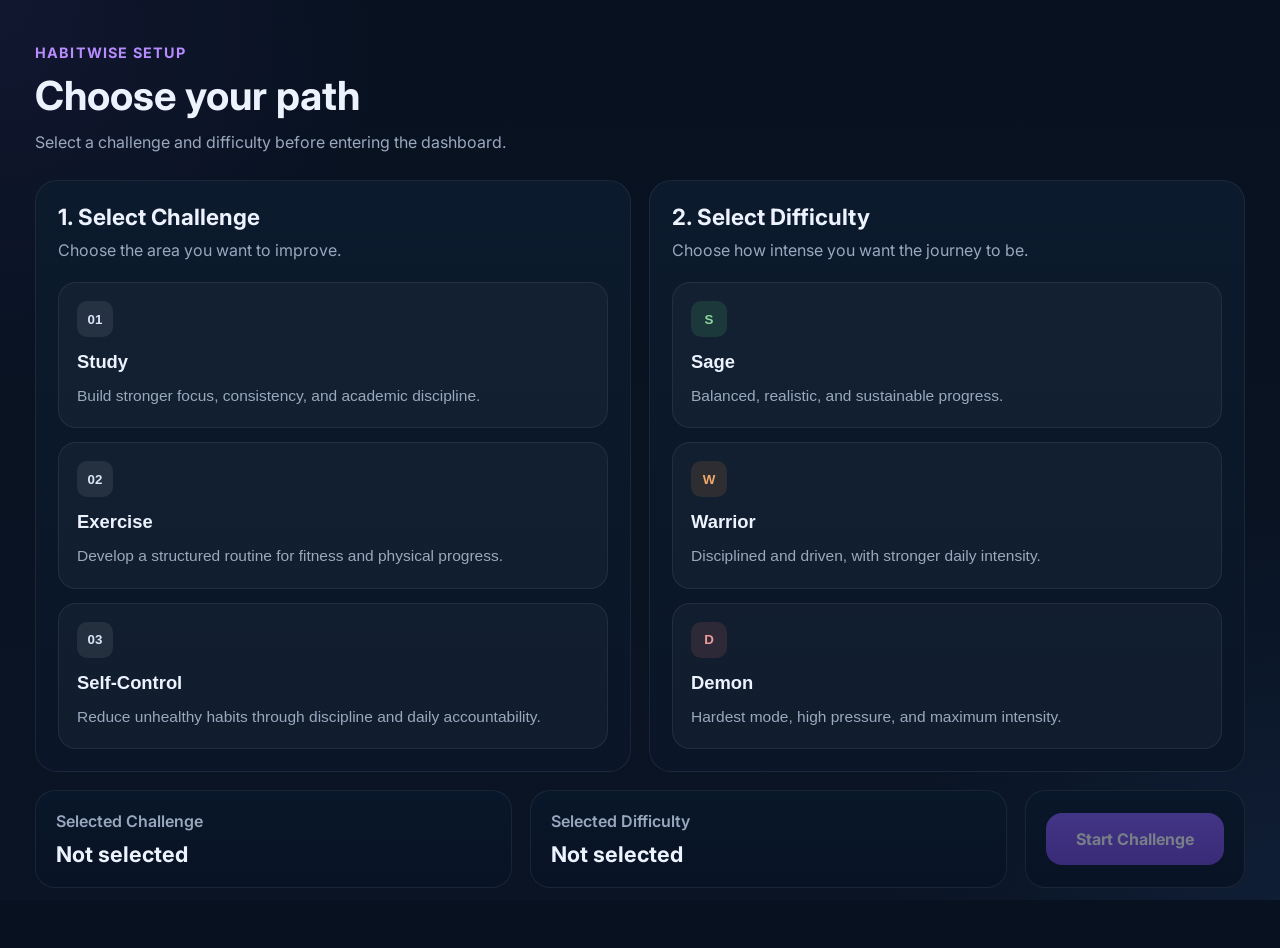
<file: challenge.html>
<!DOCTYPE html>
<html lang="en">
<head>
  <meta charset="UTF-8" />
  <meta name="viewport" content="width=device-width, initial-scale=1.0" />
  <title>HabitWise | Challenge Setup</title>

  <link rel="preconnect" href="https://fonts.googleapis.com">
  <link rel="preconnect" href="https://fonts.gstatic.com" crossorigin>
  <link href="https://fonts.googleapis.com/css2?family=Inter:wght@400;500;600;700;800&display=swap" rel="stylesheet">

  <link rel="stylesheet" href="challenge.css">
  <script src="challenge.js" defer></script>
</head>
<body>
  <div class="page-bg"></div>

  <main class="setup-page">
    <section class="setup-header">
      <p class="eyebrow">HABITWISE SETUP</p>
      <h1>Choose your path</h1>
      <p class="header-text">
        Select a challenge and difficulty before entering the dashboard.
      </p>
    </section>

    <section class="setup-grid">
      <div class="panel">
        <div class="panel-top">
          <h2>1. Select Challenge</h2>
          <p>Choose the area you want to improve.</p>
        </div>

        <div class="card-grid">
          <button class="select-card challenge-card" data-type="challenge" data-value="Study">
            <span class="card-tag">01</span>
            <h3>Study</h3>
            <p>Build stronger focus, consistency, and academic discipline.</p>
          </button>

          <button class="select-card challenge-card" data-type="challenge" data-value="Exercise">
            <span class="card-tag">02</span>
            <h3>Exercise</h3>
            <p>Develop a structured routine for fitness and physical progress.</p>
          </button>

          <button class="select-card challenge-card" data-type="challenge" data-value="Self-Control">
            <span class="card-tag">03</span>
            <h3>Self-Control</h3>
            <p>Reduce unhealthy habits through discipline and daily accountability.</p>
          </button>
        </div>
      </div>

      <div class="panel">
        <div class="panel-top">
          <h2>2. Select Difficulty</h2>
          <p>Choose how intense you want the journey to be.</p>
        </div>

        <div class="card-grid">
          <button class="select-card mode-card" data-type="mode" data-value="Sage">
            <span class="card-tag sage">S</span>
            <h3>Sage</h3>
            <p>Balanced, realistic, and sustainable progress.</p>
          </button>

          <button class="select-card mode-card" data-type="mode" data-value="Warrior">
            <span class="card-tag warrior">W</span>
            <h3>Warrior</h3>
            <p>Disciplined and driven, with stronger daily intensity.</p>
          </button>

          <button class="select-card mode-card" data-type="mode" data-value="Demon">
            <span class="card-tag demon">D</span>
            <h3>Demon</h3>
            <p>Hardest mode, high pressure, and maximum intensity.</p>
          </button>
        </div>
      </div>
    </section>

    <section class="summary-panel">
      <div class="summary-box">
        <p class="summary-label">Selected Challenge</p>
        <h3 id="selected-challenge">Not selected</h3>
      </div>

      <div class="summary-box">
        <p class="summary-label">Selected Difficulty</p>
        <h3 id="selected-mode">Not selected</h3>
      </div>

      <div class="summary-actions">
        <button id="start-btn" class="start-btn" disabled>Start Challenge</button>
      </div>
    </section>
  </main>
</body>
</html>
</file>
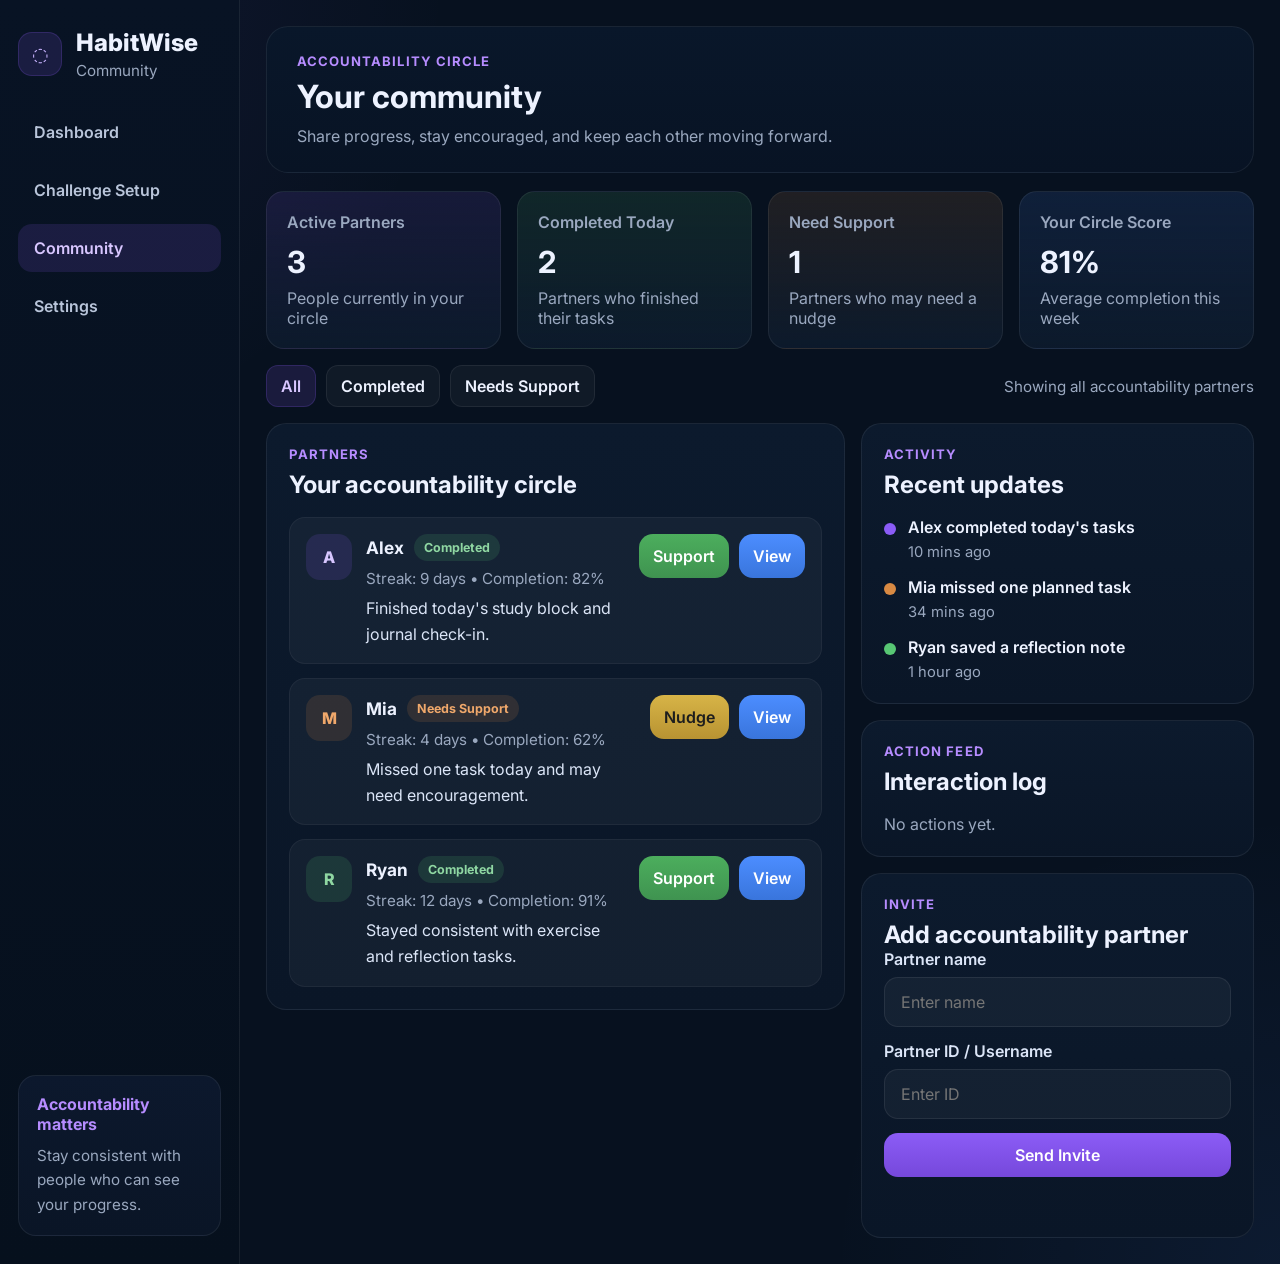
<file: community.html>
<!DOCTYPE html>
<html lang="en">
<head>
  <meta charset="UTF-8" />
  <meta name="viewport" content="width=device-width, initial-scale=1.0" />
  <title>HabitWise | Community</title>

  <link rel="preconnect" href="https://fonts.googleapis.com">
  <link rel="preconnect" href="https://fonts.gstatic.com" crossorigin>
  <link href="https://fonts.googleapis.com/css2?family=Inter:wght@400;500;600;700;800&display=swap" rel="stylesheet">

  <link rel="stylesheet" href="community.css">
  <script src="community.js" defer></script>
</head>
<body>
  <div class="page-bg"></div>

  <div class="community-shell">
    <aside class="sidebar">
      <div class="brand-box">
        <div class="brand-icon">◌</div>
        <div>
          <h1 class="brand-title">HabitWise</h1>
          <p class="brand-subtitle">Community</p>
        </div>
      </div>

      <nav class="side-nav">
        <a class="nav-item" href="dashboard.html">Dashboard</a>
        <a class="nav-item" href="challenge.html">Challenge Setup</a>
        <a class="nav-item active" href="community.html">Community</a>
        <a class="nav-item" href="settings.html">Settings</a>
      </nav>

      <div class="sidebar-note">
        <p class="note-title">Accountability matters</p>
        <p class="note-text">Stay consistent with people who can see your progress.</p>
      </div>
    </aside>

    <main class="main-content">
      <section class="welcome-card">
        <div>
          <p class="eyebrow">ACCOUNTABILITY CIRCLE</p>
          <h2 id="welcome-name">Your community</h2>
          <p>
            Share progress, stay encouraged, and keep each other moving forward.
          </p>
        </div>
      </section>

      <section class="summary-grid">
        <article class="summary-card card-purple">
          <p class="summary-label">Active Partners</p>
          <h3>3</h3>
          <span>People currently in your circle</span>
        </article>

        <article class="summary-card card-green">
          <p class="summary-label">Completed Today</p>
          <h3>2</h3>
          <span>Partners who finished their tasks</span>
        </article>

        <article class="summary-card card-orange">
          <p class="summary-label">Need Support</p>
          <h3>1</h3>
          <span>Partners who may need a nudge</span>
        </article>

        <article class="summary-card card-blue">
          <p class="summary-label">Your Circle Score</p>
          <h3>81%</h3>
          <span>Average completion this week</span>
        </article>
      </section>

      <section class="toolbar">
        <div class="filter-group">
          <button class="filter-btn active" data-filter="all">All</button>
          <button class="filter-btn" data-filter="complete">Completed</button>
          <button class="filter-btn" data-filter="support">Needs Support</button>
        </div>

        <div class="toolbar-note" id="toolbar-note">
          Showing all accountability partners
        </div>
      </section>

      <section class="content-grid">
        <div class="left-column">
          <article class="panel">
            <div class="panel-heading-row">
              <div>
                <p class="panel-kicker">PARTNERS</p>
                <h3 class="panel-heading">Your accountability circle</h3>
              </div>
            </div>

            <div class="partner-list">
              <div class="partner-card" data-status="complete">
                <div class="partner-main">
                  <div class="avatar avatar-purple">A</div>

                  <div class="partner-info">
                    <div class="name-row">
                      <h4>Alex</h4>
                      <span class="status-badge complete">Completed</span>
                    </div>

                    <p class="partner-meta">Streak: 9 days • Completion: 82%</p>
                    <p class="partner-text">
                      Finished today's study block and journal check-in.
                    </p>
                  </div>
                </div>

                <div class="partner-actions">
                  <button class="action-btn green" data-action="support" data-name="Alex">Support</button>
                  <button class="action-btn blue" data-action="view" data-name="Alex">View</button>
                </div>
              </div>

              <div class="partner-card" data-status="support">
                <div class="partner-main">
                  <div class="avatar avatar-orange">M</div>

                  <div class="partner-info">
                    <div class="name-row">
                      <h4>Mia</h4>
                      <span class="status-badge support">Needs Support</span>
                    </div>

                    <p class="partner-meta">Streak: 4 days • Completion: 62%</p>
                    <p class="partner-text">
                      Missed one task today and may need encouragement.
                    </p>
                  </div>
                </div>

                <div class="partner-actions">
                  <button class="action-btn yellow" data-action="nudge" data-name="Mia">Nudge</button>
                  <button class="action-btn blue" data-action="view" data-name="Mia">View</button>
                </div>
              </div>

              <div class="partner-card" data-status="complete">
                <div class="partner-main">
                  <div class="avatar avatar-green">R</div>

                  <div class="partner-info">
                    <div class="name-row">
                      <h4>Ryan</h4>
                      <span class="status-badge complete">Completed</span>
                    </div>

                    <p class="partner-meta">Streak: 12 days • Completion: 91%</p>
                    <p class="partner-text">
                      Stayed consistent with exercise and reflection tasks.
                    </p>
                  </div>
                </div>

                <div class="partner-actions">
                  <button class="action-btn green" data-action="support" data-name="Ryan">Support</button>
                  <button class="action-btn blue" data-action="view" data-name="Ryan">View</button>
                </div>
              </div>
            </div>
          </article>
        </div>

        <div class="right-column">
          <article class="panel">
            <p class="panel-kicker">ACTIVITY</p>
            <h3 class="panel-heading">Recent updates</h3>

            <div class="activity-list">
              <div class="activity-item">
                <span class="activity-dot purple"></span>
                <div>
                  <p class="activity-title">Alex completed today's tasks</p>
                  <p class="activity-time">10 mins ago</p>
                </div>
              </div>

              <div class="activity-item">
                <span class="activity-dot orange"></span>
                <div>
                  <p class="activity-title">Mia missed one planned task</p>
                  <p class="activity-time">34 mins ago</p>
                </div>
              </div>

              <div class="activity-item">
                <span class="activity-dot green"></span>
                <div>
                  <p class="activity-title">Ryan saved a reflection note</p>
                  <p class="activity-time">1 hour ago</p>
                </div>
              </div>
            </div>
          </article>

          <article class="panel">
            <p class="panel-kicker">ACTION FEED</p>
            <h3 class="panel-heading">Interaction log</h3>
            <div id="action-log" class="action-log">
              <p class="empty-log">No actions yet.</p>
            </div>
          </article>

          <article class="panel invite-panel">
            <p class="panel-kicker">INVITE</p>
            <h3 class="panel-heading">Add accountability partner</h3>

            <label class="input-label" for="partner-name">Partner name</label>
            <input id="partner-name" class="text-input" type="text" placeholder="Enter name">

            <label class="input-label" for="partner-code">Partner ID / Username</label>
            <input id="partner-code" class="text-input" type="text" placeholder="Enter ID">

            <button id="invite-btn" class="primary-btn">Send Invite</button>
            <p id="invite-status" class="invite-status"></p>
          </article>
        </div>
      </section>
    </main>
  </div>
</body>
</html>
</file>
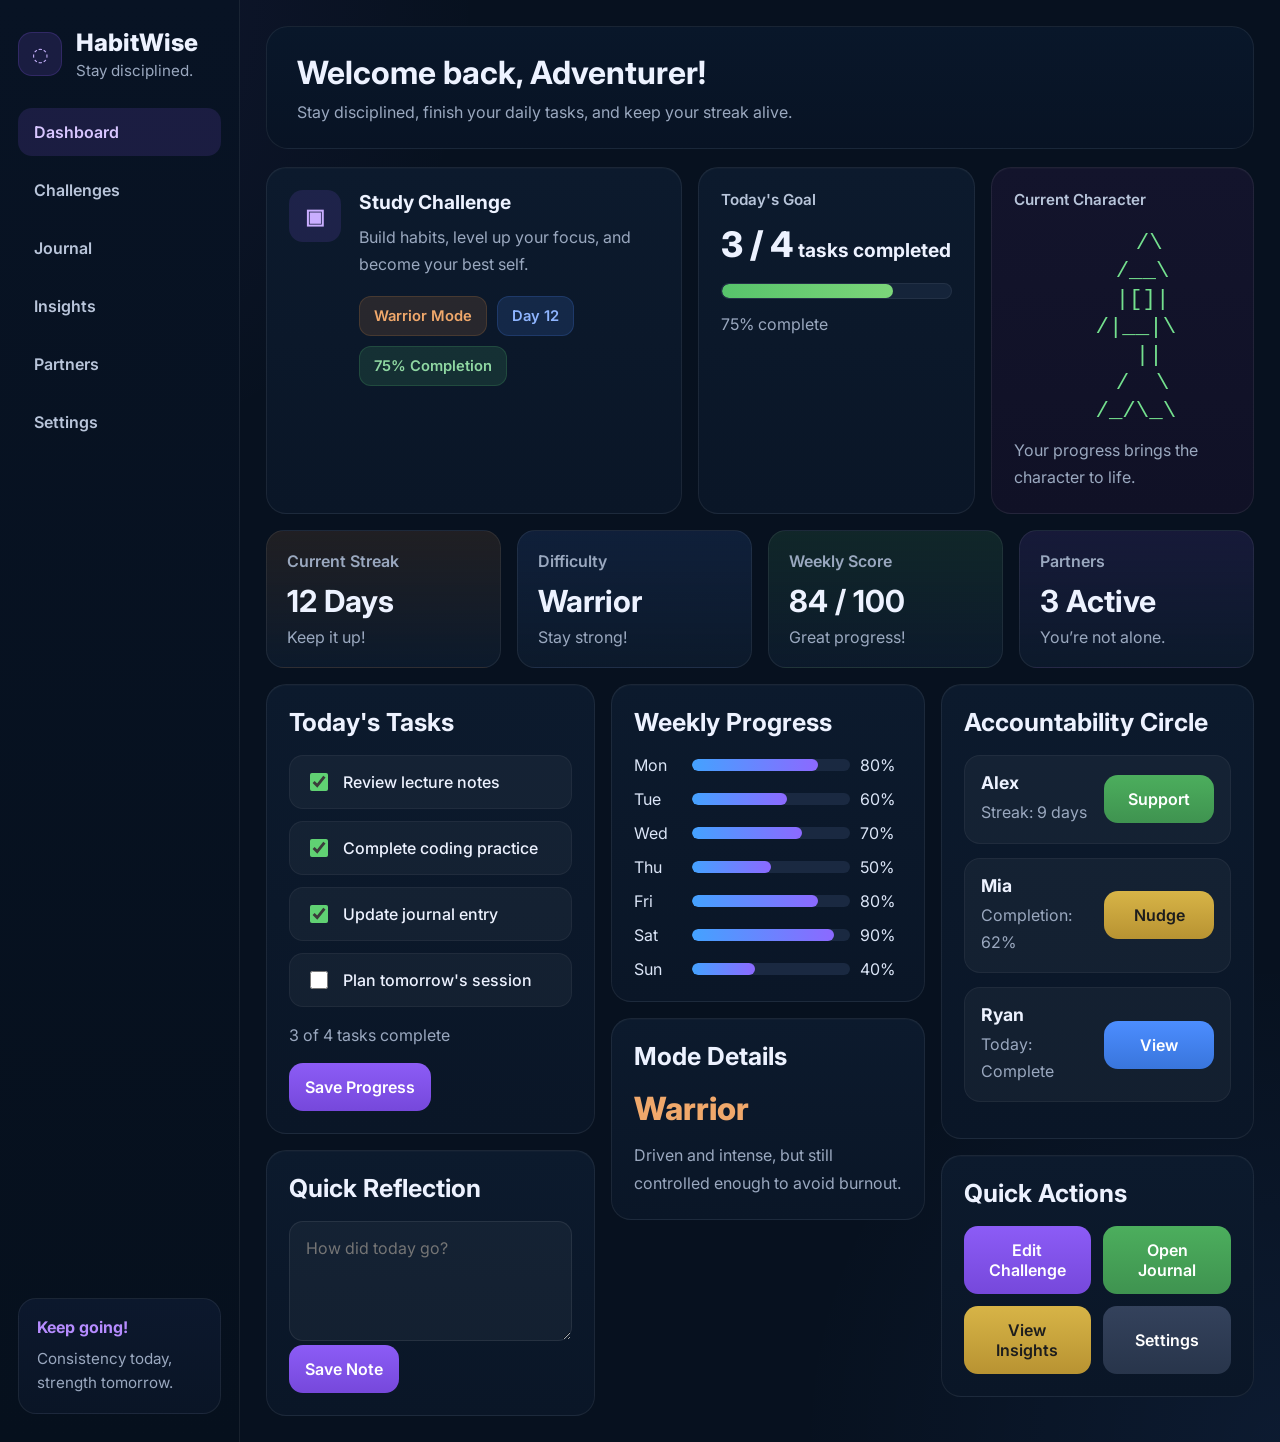
<file: dashboard.html>
<!DOCTYPE html>
<html lang="en">
<head>
  <meta charset="UTF-8" />
  <meta name="viewport" content="width=device-width, initial-scale=1.0" />
  <title>HabitWise | Dashboard</title>

  <link rel="preconnect" href="https://fonts.googleapis.com">
  <link rel="preconnect" href="https://fonts.gstatic.com" crossorigin>
  <link href="https://fonts.googleapis.com/css2?family=Inter:wght@400;500;600;700;800&display=swap" rel="stylesheet">

  <link rel="stylesheet" href="dashboard.css">
  <script src="dashboard.js" defer></script>
</head>
<body>
  <div class="app-shell">
    <aside class="sidebar">
      <div class="brand-box">
        <div class="brand-icon">◌</div>
        <div>
          <h1 class="brand-title">HabitWise</h1>
          <p class="brand-subtitle">Stay disciplined.</p>
        </div>
      </div>

      <nav class="side-nav">
        <a class="nav-item active" href="#overview">Dashboard</a>
        <a class="nav-item" href="#challenge">Challenges</a>
        <a class="nav-item" href="#journal">Journal</a>
        <a class="nav-item" href="#progress">Insights</a>
        <a class="nav-item" href="#community">Partners</a>
        <a class="nav-item" href="#settings">Settings</a>
      </nav>

      <div class="sidebar-note">
        <p class="note-title">Keep going!</p>
        <p class="note-text">Consistency today, strength tomorrow.</p>
      </div>
    </aside>

    <main class="main-content">
      <section class="welcome-card" id="overview">
        <div>
          <h2 id="welcome-name">Welcome back, Adventurer!</h2>
          <p>Stay disciplined, finish your daily tasks, and keep your streak alive.</p>
        </div>
      </section>

      <section class="hero-grid">
        <article class="panel challenge-panel" id="challenge">
          <div class="panel-icon purple">▣</div>
          <div class="panel-content">
            <h3>Study Challenge</h3>
            <p>Build habits, level up your focus, and become your best self.</p>

            <div class="tag-row">
              <span class="tag tag-orange">Warrior Mode</span>
              <span class="tag tag-blue">Day 12</span>
              <span class="tag tag-green">75% Completion</span>
            </div>
          </div>
        </article>

        <article class="panel goal-panel">
          <p class="mini-label">Today's Goal</p>
          <h3><span id="goal-count">3 / 4</span> tasks completed</h3>

          <div class="progress-bar">
            <div id="main-progress" class="progress-fill"></div>
          </div>

          <p id="main-progress-text" class="mini-text">75% complete</p>
        </article>

        <article class="panel character-panel">
          <p class="mini-label">Current Character</p>

          <div class="character-box">
<pre>
    /\
   /__\
   |[]|
  /|__|\
    ||
   /  \
  /_/\_\
</pre>
          </div>

          <p class="mini-text">Your progress brings the character to life.</p>
        </article>
      </section>

      <section class="metric-grid">
        <article class="metric-card metric-orange">
          <p class="metric-label">Current Streak</p>
          <h3>12 Days</h3>
          <span>Keep it up!</span>
        </article>

        <article class="metric-card metric-blue">
          <p class="metric-label">Difficulty</p>
          <h3>Warrior</h3>
          <span>Stay strong!</span>
        </article>

        <article class="metric-card metric-green">
          <p class="metric-label">Weekly Score</p>
          <h3>84 / 100</h3>
          <span>Great progress!</span>
        </article>

        <article class="metric-card metric-purple">
          <p class="metric-label">Partners</p>
          <h3>3 Active</h3>
          <span>You’re not alone.</span>
        </article>
      </section>

      <section class="content-grid">
        <div class="column">
          <article class="panel task-panel">
            <h3 class="panel-heading">Today's Tasks</h3>

            <div class="task-list">
              <label class="task-item">
                <input type="checkbox" class="task-check" checked>
                <span>Review lecture notes</span>
              </label>

              <label class="task-item">
                <input type="checkbox" class="task-check" checked>
                <span>Complete coding practice</span>
              </label>

              <label class="task-item">
                <input type="checkbox" class="task-check" checked>
                <span>Update journal entry</span>
              </label>

              <label class="task-item">
                <input type="checkbox" class="task-check">
                <span>Plan tomorrow's session</span>
              </label>
            </div>

            <p id="task-summary" class="task-summary">3 of 4 tasks complete</p>
            <button class="btn btn-purple">Save Progress</button>
          </article>

          <article class="panel journal-panel" id="journal">
            <h3 class="panel-heading">Quick Reflection</h3>
            <textarea class="journal-box" placeholder="How did today go?"></textarea>
            <button class="btn btn-purple small-btn">Save Note</button>
          </article>
        </div>

        <div class="column">
          <article class="panel progress-panel" id="progress">
            <h3 class="panel-heading">Weekly Progress</h3>

            <div class="week-list">
              <div class="week-row"><span>Mon</span><div class="week-track"><div class="week-fill w80"></div></div><span>80%</span></div>
              <div class="week-row"><span>Tue</span><div class="week-track"><div class="week-fill w60"></div></div><span>60%</span></div>
              <div class="week-row"><span>Wed</span><div class="week-track"><div class="week-fill w70"></div></div><span>70%</span></div>
              <div class="week-row"><span>Thu</span><div class="week-track"><div class="week-fill w50"></div></div><span>50%</span></div>
              <div class="week-row"><span>Fri</span><div class="week-track"><div class="week-fill w80"></div></div><span>80%</span></div>
              <div class="week-row"><span>Sat</span><div class="week-track"><div class="week-fill w90"></div></div><span>90%</span></div>
              <div class="week-row"><span>Sun</span><div class="week-track"><div class="week-fill w40"></div></div><span>40%</span></div>
            </div>
          </article>

          <article class="panel mode-panel">
            <h3 class="panel-heading">Mode Details</h3>
            <p class="mode-name">Warrior</p>
            <p class="mode-text">
              Driven and intense, but still controlled enough to avoid burnout.
            </p>
          </article>
        </div>

        <div class="column">
          <article class="panel partners-panel" id="community">
            <h3 class="panel-heading">Accountability Circle</h3>

            <div class="partner-card">
              <div>
                <p class="partner-name">Alex</p>
                <p class="partner-info">Streak: 9 days</p>
              </div>
              <button class="btn btn-green small-btn">Support</button>
            </div>

            <div class="partner-card">
              <div>
                <p class="partner-name">Mia</p>
                <p class="partner-info">Completion: 62%</p>
              </div>
              <button class="btn btn-yellow small-btn">Nudge</button>
            </div>

            <div class="partner-card">
              <div>
                <p class="partner-name">Ryan</p>
                <p class="partner-info">Today: Complete</p>
              </div>
              <button class="btn btn-blue small-btn">View</button>
            </div>
          </article>

          <article class="panel quick-panel" id="settings">
            <h3 class="panel-heading">Quick Actions</h3>

            <div class="quick-grid">
              <button class="quick-btn quick-purple">Edit Challenge</button>
              <button class="quick-btn quick-green">Open Journal</button>
              <button class="quick-btn quick-yellow">View Insights</button>
              <button class="quick-btn quick-gray">Settings</button>
            </div>
          </article>
        </div>
      </section>
    </main>
  </div>
</body>
</html>
</file>
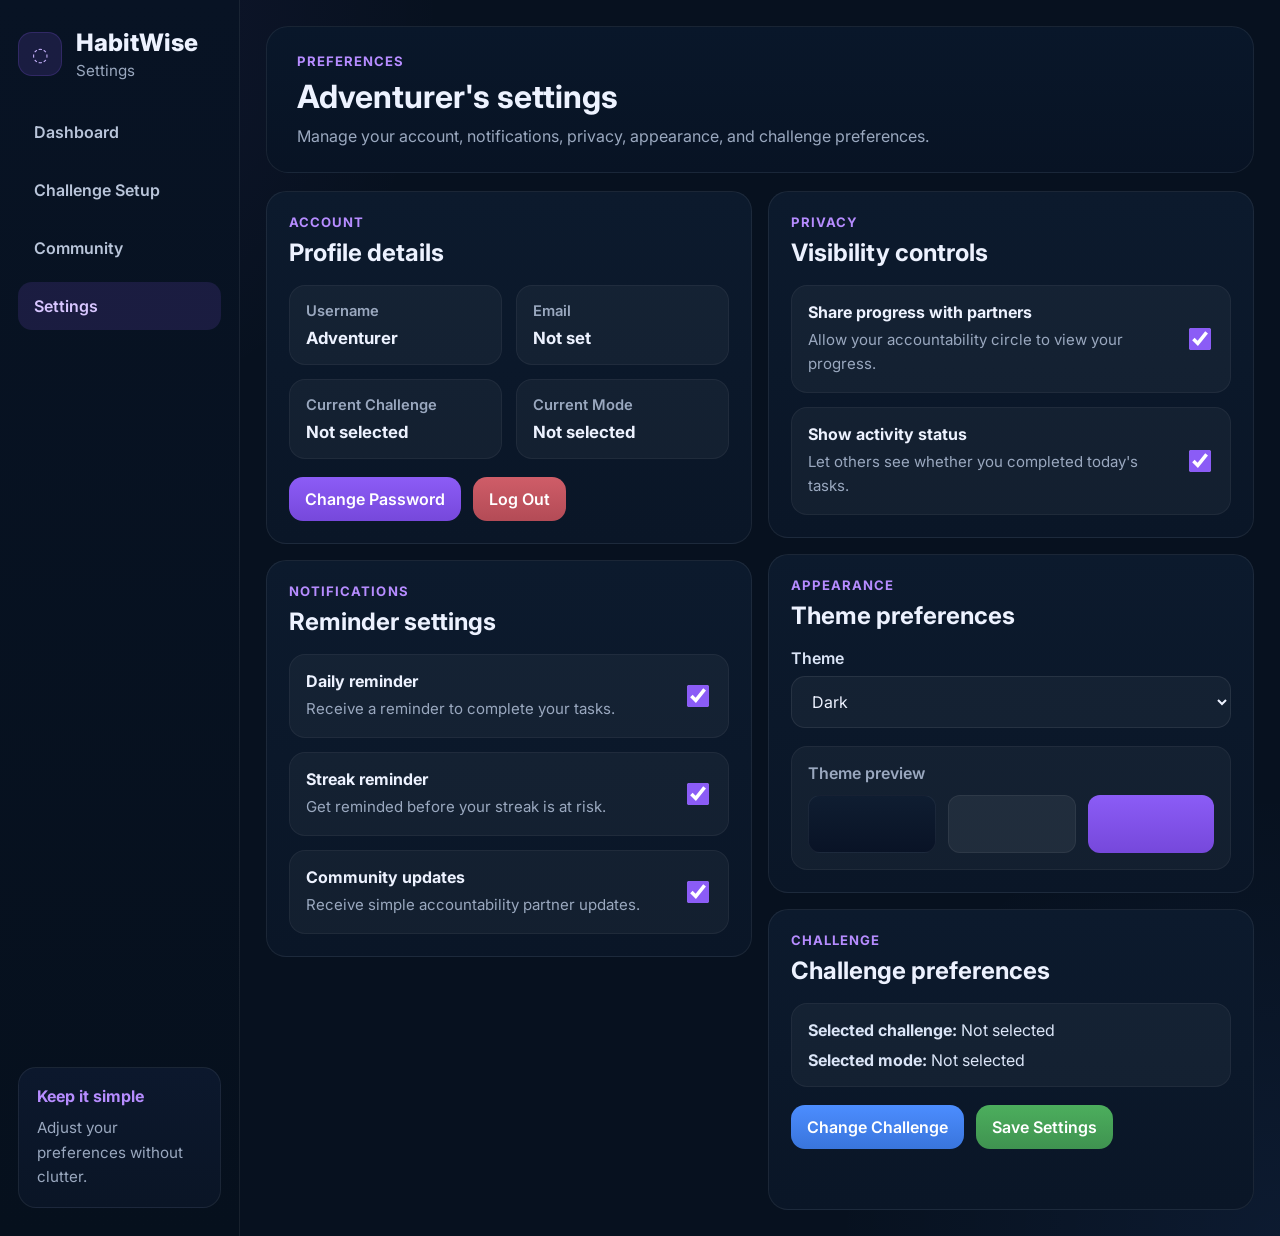
<file: settings.html>
<!DOCTYPE html>
<html lang="en">
<head>
  <meta charset="UTF-8" />
  <meta name="viewport" content="width=device-width, initial-scale=1.0" />
  <title>HabitWise | Settings</title>

  <link rel="preconnect" href="https://fonts.googleapis.com">
  <link rel="preconnect" href="https://fonts.gstatic.com" crossorigin>
  <link href="https://fonts.googleapis.com/css2?family=Inter:wght@400;500;600;700;800&display=swap" rel="stylesheet">

  <link rel="stylesheet" href="settings.css">
  <script src="settings.js" defer></script>
</head>
<body>
  <div class="page-bg"></div>

  <div class="settings-shell">
    <aside class="sidebar">
      <div class="brand-box">
        <div class="brand-icon">◌</div>
        <div>
          <h1 class="brand-title">HabitWise</h1>
          <p class="brand-subtitle">Settings</p>
        </div>
      </div>

      <nav class="side-nav">
        <a class="nav-item" href="dashboard.html">Dashboard</a>
        <a class="nav-item" href="challenge.html">Challenge Setup</a>
        <a class="nav-item" href="community.html">Community</a>
        <a class="nav-item active" href="settings.html">Settings</a>
      </nav>

      <div class="sidebar-note">
        <p class="note-title">Keep it simple</p>
        <p class="note-text">Adjust your preferences without clutter.</p>
      </div>
    </aside>

    <main class="main-content">
      <section class="welcome-card">
        <div>
          <p class="eyebrow">PREFERENCES</p>
          <h2 id="welcome-name">Account settings</h2>
          <p>Manage your account, notifications, privacy, appearance, and challenge preferences.</p>
        </div>
      </section>

      <section class="content-grid">
        <div class="column">
          <article class="panel">
            <p class="panel-kicker">ACCOUNT</p>
            <h3 class="panel-heading">Profile details</h3>

            <div class="info-grid">
              <div class="info-box">
                <p class="info-label">Username</p>
                <p id="settings-username" class="info-value">Adventurer</p>
              </div>

              <div class="info-box">
                <p class="info-label">Email</p>
                <p id="settings-email" class="info-value">Not set</p>
              </div>

              <div class="info-box">
                <p class="info-label">Current Challenge</p>
                <p id="settings-challenge" class="info-value">Not selected</p>
              </div>

              <div class="info-box">
                <p class="info-label">Current Mode</p>
                <p id="settings-mode" class="info-value">Not selected</p>
              </div>
            </div>

            <div class="button-row">
              <button class="action-btn purple">Change Password</button>
              <button id="logout-btn" class="action-btn red">Log Out</button>
            </div>
          </article>

          <article class="panel">
            <p class="panel-kicker">NOTIFICATIONS</p>
            <h3 class="panel-heading">Reminder settings</h3>

            <div class="toggle-list">
              <label class="toggle-row">
                <div>
                  <p class="toggle-title">Daily reminder</p>
                  <p class="toggle-sub">Receive a reminder to complete your tasks.</p>
                </div>
                <input id="notify-daily" class="toggle-input" type="checkbox">
              </label>

              <label class="toggle-row">
                <div>
                  <p class="toggle-title">Streak reminder</p>
                  <p class="toggle-sub">Get reminded before your streak is at risk.</p>
                </div>
                <input id="notify-streak" class="toggle-input" type="checkbox">
              </label>

              <label class="toggle-row">
                <div>
                  <p class="toggle-title">Community updates</p>
                  <p class="toggle-sub">Receive simple accountability partner updates.</p>
                </div>
                <input id="notify-community" class="toggle-input" type="checkbox">
              </label>
            </div>
          </article>
        </div>

        <div class="column">
          <article class="panel">
            <p class="panel-kicker">PRIVACY</p>
            <h3 class="panel-heading">Visibility controls</h3>

            <div class="toggle-list">
              <label class="toggle-row">
                <div>
                  <p class="toggle-title">Share progress with partners</p>
                  <p class="toggle-sub">Allow your accountability circle to view your progress.</p>
                </div>
                <input id="privacy-share" class="toggle-input" type="checkbox">
              </label>

              <label class="toggle-row">
                <div>
                  <p class="toggle-title">Show activity status</p>
                  <p class="toggle-sub">Let others see whether you completed today's tasks.</p>
                </div>
                <input id="privacy-status" class="toggle-input" type="checkbox">
              </label>
            </div>
          </article>

          <article class="panel">
            <p class="panel-kicker">APPEARANCE</p>
            <h3 class="panel-heading">Theme preferences</h3>

            <div class="select-group">
              <label class="input-label" for="theme-select">Theme</label>
              <select id="theme-select" class="select-input">
                <option value="dark">Dark</option>
                <option value="light">Light</option>
              </select>
            </div>

            <div class="preview-card">
              <p class="preview-label">Theme preview</p>
              <div class="preview-box">
                <div class="preview-panel preview-primary"></div>
                <div class="preview-panel preview-secondary"></div>
                <div class="preview-panel preview-accent"></div>
              </div>
            </div>
          </article>

          <article class="panel">
            <p class="panel-kicker">CHALLENGE</p>
            <h3 class="panel-heading">Challenge preferences</h3>

            <div class="challenge-summary">
              <p><strong>Selected challenge:</strong> <span id="challenge-summary-name">Not selected</span></p>
              <p><strong>Selected mode:</strong> <span id="challenge-summary-mode">Not selected</span></p>
            </div>

            <div class="button-row">
              <button id="change-challenge-btn" class="action-btn blue">Change Challenge</button>
              <button id="save-settings-btn" class="action-btn green">Save Settings</button>
            </div>

            <p id="save-message" class="save-message"></p>
          </article>
        </div>
      </section>
    </main>
  </div>
</body>
</html>
</file>
<file: challenge.css>
:root {
  --bg: #07111f;
  --panel: #0d1b2d;
  --panel-2: #101f34;
  --border: rgba(255, 255, 255, 0.07);
  --text: #edf2ff;
  --muted: #9aa8bf;

  --purple: #8b5cf6;
  --purple-soft: rgba(139, 92, 246, 0.14);

  --blue: #4f8cff;
  --blue-soft: rgba(79, 140, 255, 0.14);

  --green: #58c774;
  --green-soft: rgba(88, 199, 116, 0.14);

  --orange: #d98a43;
  --orange-soft: rgba(217, 138, 67, 0.14);

  --red: #d46a6a;
  --red-soft: rgba(212, 106, 106, 0.14);
}

* {
  box-sizing: border-box;
}

body {
  margin: 0;
  font-family: "Inter", sans-serif;
  color: var(--text);
  background: var(--bg);
}

.page-bg {
  position: fixed;
  inset: 0;
  z-index: -1;
  background:
    radial-gradient(circle at top left, rgba(139, 92, 246, 0.08), transparent 25%),
    radial-gradient(circle at bottom right, rgba(79, 140, 255, 0.08), transparent 25%),
    linear-gradient(180deg, #07111f 0%, #0a1424 100%);
}

.setup-page {
  max-width: 1250px;
  margin: 0 auto;
  padding: 44px 20px 60px;
}

.setup-header {
  margin-bottom: 28px;
}

.eyebrow {
  margin: 0 0 10px;
  color: #b68cff;
  font-weight: 700;
  letter-spacing: 0.08em;
  font-size: 0.9rem;
}

.setup-header h1 {
  margin: 0 0 12px;
  font-size: 2.5rem;
}

.header-text {
  margin: 0;
  color: var(--muted);
  font-size: 1rem;
}

.setup-grid {
  display: grid;
  grid-template-columns: 1fr 1fr;
  gap: 18px;
}

.panel {
  background: linear-gradient(180deg, #0c1a2d 0%, #0a1627 100%);
  border: 1px solid var(--border);
  border-radius: 22px;
  padding: 22px;
}

.panel-top h2 {
  margin: 0 0 10px;
  font-size: 1.4rem;
}

.panel-top p {
  margin: 0 0 22px;
  color: var(--muted);
}

.card-grid {
  display: grid;
  gap: 14px;
}

.select-card {
  width: 100%;
  text-align: left;
  padding: 18px;
  border-radius: 18px;
  border: 1px solid var(--border);
  background: rgba(255,255,255,0.03);
  color: var(--text);
  cursor: pointer;
  transition: 0.2s ease;
}

.select-card:hover {
  transform: translateY(-2px);
  border-color: rgba(255,255,255,0.16);
}

.select-card.selected {
  outline: 2px solid #cdb7ff;
  box-shadow: 0 0 0 3px rgba(139, 92, 246, 0.18);
}

.challenge-card.selected {
  background: var(--blue-soft);
}

.mode-card.selected {
  background: var(--purple-soft);
}

.card-tag {
  display: inline-flex;
  width: 36px;
  height: 36px;
  border-radius: 10px;
  align-items: center;
  justify-content: center;
  margin-bottom: 14px;
  font-weight: 800;
  background: rgba(255,255,255,0.08);
  color: #dbe5f7;
}

.card-tag.sage {
  background: var(--green-soft);
  color: #8fd7a2;
}

.card-tag.warrior {
  background: var(--orange-soft);
  color: #f0a86b;
}

.card-tag.demon {
  background: var(--red-soft);
  color: #ef9a9a;
}

.select-card h3 {
  margin: 0 0 10px;
  font-size: 1.15rem;
}

.select-card p {
  margin: 0;
  color: var(--muted);
  line-height: 1.7;
  font-size: 0.97rem;
}

.summary-panel {
  margin-top: 18px;
  display: grid;
  grid-template-columns: 1fr 1fr 220px;
  gap: 18px;
}

.summary-box,
.summary-actions {
  background: linear-gradient(180deg, #09172a 0%, #081324 100%);
  border: 1px solid var(--border);
  border-radius: 20px;
  padding: 20px;
}

.summary-label {
  margin: 0 0 10px;
  color: var(--muted);
  font-weight: 600;
}

.summary-box h3 {
  margin: 0;
  font-size: 1.35rem;
}

.summary-actions {
  display: flex;
  align-items: center;
  justify-content: center;
}

.start-btn {
  width: 100%;
  border: none;
  border-radius: 16px;
  padding: 16px 18px;
  font: inherit;
  font-weight: 700;
  cursor: pointer;
  color: white;
  background: linear-gradient(180deg, #8c5cf6, #7648db);
  transition: 0.2s ease;
}

.start-btn:disabled {
  opacity: 0.45;
  cursor: not-allowed;
}

.start-btn:not(:disabled):hover {
  transform: translateY(-2px);
}

@media (max-width: 980px) {
  .setup-grid,
  .summary-panel {
    grid-template-columns: 1fr;
  }
}

@media (max-width: 600px) {
  .setup-header h1 {
    font-size: 1.9rem;
  }
}
</file>
<file: community.css>
:root {
  --bg: #07111f;
  --sidebar: #081425;
  --panel: #0d1b2d;
  --border: rgba(255, 255, 255, 0.07);
  --text: #edf2ff;
  --muted: #9aa8bf;

  --purple: #8b5cf6;
  --purple-soft: rgba(139, 92, 246, 0.14);

  --blue: #4f8cff;
  --blue-soft: rgba(79, 140, 255, 0.14);

  --green: #58c774;
  --green-soft: rgba(88, 199, 116, 0.14);

  --orange: #d98a43;
  --orange-soft: rgba(217, 138, 67, 0.14);

  --yellow: #d9b44a;
  --yellow-soft: rgba(217, 180, 74, 0.14);
}

* {
  box-sizing: border-box;
}

html {
  scroll-behavior: smooth;
}

body {
  margin: 0;
  font-family: "Inter", sans-serif;
  color: var(--text);
  background:
    radial-gradient(circle at top left, rgba(139, 92, 246, 0.08), transparent 25%),
    radial-gradient(circle at bottom right, rgba(79, 140, 255, 0.08), transparent 25%),
    var(--bg);
}

.page-bg {
  position: fixed;
  inset: 0;
  z-index: -1;
}

.community-shell {
  display: grid;
  grid-template-columns: 240px 1fr;
  min-height: 100vh;
}

.sidebar {
  background: linear-gradient(180deg, #081324 0%, #06101d 100%);
  border-right: 1px solid var(--border);
  padding: 28px 18px;
  display: flex;
  flex-direction: column;
  gap: 28px;
}

.brand-box {
  display: flex;
  align-items: center;
  gap: 14px;
}

.brand-icon {
  width: 44px;
  height: 44px;
  border-radius: 14px;
  display: grid;
  place-items: center;
  background: var(--purple-soft);
  color: #c9b4ff;
  font-size: 1.2rem;
  border: 1px solid rgba(139, 92, 246, 0.2);
}

.brand-title {
  margin: 0;
  font-size: 1.5rem;
  font-weight: 800;
}

.brand-subtitle {
  margin: 4px 0 0;
  color: var(--muted);
  font-size: 0.95rem;
}

.side-nav {
  display: flex;
  flex-direction: column;
  gap: 10px;
}

.nav-item {
  text-decoration: none;
  color: #b9c5da;
  padding: 14px 16px;
  border-radius: 14px;
  transition: 0.2s ease;
  font-weight: 600;
}

.nav-item:hover,
.nav-item.active {
  background: rgba(139, 92, 246, 0.14);
  color: #d8c6ff;
}

.sidebar-note {
  margin-top: auto;
  padding: 18px;
  border-radius: 18px;
  background: linear-gradient(180deg, #0c182d 0%, #0a1526 100%);
  border: 1px solid var(--border);
}

.note-title {
  margin: 0 0 10px;
  color: #b68cff;
  font-weight: 700;
}

.note-text {
  margin: 0;
  color: var(--muted);
  line-height: 1.6;
  font-size: 0.95rem;
}

.main-content {
  padding: 26px;
}

.welcome-card {
  background: linear-gradient(180deg, #09172a 0%, #081324 100%);
  border: 1px solid var(--border);
  border-radius: 22px;
  padding: 26px 30px;
  margin-bottom: 18px;
}

.eyebrow {
  margin: 0 0 8px;
  color: #b68cff;
  font-weight: 700;
  letter-spacing: 0.08em;
  font-size: 0.82rem;
}

.welcome-card h2 {
  margin: 0 0 10px;
  font-size: 2rem;
}

.welcome-card p:last-child {
  margin: 0;
  color: var(--muted);
  font-size: 1rem;
}

.summary-grid {
  display: grid;
  grid-template-columns: repeat(4, 1fr);
  gap: 16px;
  margin-bottom: 16px;
}

.summary-card {
  border-radius: 18px;
  padding: 20px;
  border: 1px solid var(--border);
}

.summary-label {
  margin: 0 0 12px;
  font-weight: 600;
  color: var(--muted);
}

.summary-card h3 {
  margin: 0 0 8px;
  font-size: 1.9rem;
}

.summary-card span {
  color: var(--muted);
}

.card-purple { background: linear-gradient(180deg, rgba(139,92,246,0.12), rgba(13,27,45,0.9)); }
.card-green { background: linear-gradient(180deg, rgba(88,199,116,0.12), rgba(13,27,45,0.9)); }
.card-orange { background: linear-gradient(180deg, rgba(217,138,67,0.12), rgba(13,27,45,0.9)); }
.card-blue { background: linear-gradient(180deg, rgba(79,140,255,0.12), rgba(13,27,45,0.9)); }

.toolbar {
  display: flex;
  justify-content: space-between;
  gap: 16px;
  align-items: center;
  margin-bottom: 16px;
  flex-wrap: wrap;
}

.filter-group {
  display: flex;
  gap: 10px;
  flex-wrap: wrap;
}

.filter-btn {
  border: 1px solid var(--border);
  background: rgba(255,255,255,0.04);
  color: var(--text);
  padding: 10px 14px;
  border-radius: 12px;
  cursor: pointer;
  font: inherit;
  font-weight: 600;
}

.filter-btn.active {
  background: var(--purple-soft);
  color: #d8c6ff;
  border-color: rgba(139, 92, 246, 0.2);
}

.toolbar-note {
  color: var(--muted);
  font-size: 0.95rem;
}

.content-grid {
  display: grid;
  grid-template-columns: 1.4fr 0.95fr;
  gap: 16px;
}

.left-column,
.right-column {
  display: flex;
  flex-direction: column;
  gap: 16px;
}

.panel {
  background: linear-gradient(180deg, #0c1a2d 0%, #0a1627 100%);
  border: 1px solid var(--border);
  border-radius: 20px;
  padding: 22px;
}

.panel-kicker {
  margin: 0 0 8px;
  color: #b68cff;
  font-size: 0.82rem;
  font-weight: 700;
  letter-spacing: 0.08em;
}

.panel-heading {
  margin: 0;
  font-size: 1.5rem;
}

.partner-list {
  display: flex;
  flex-direction: column;
  gap: 14px;
  margin-top: 18px;
}

.partner-card {
  display: flex;
  justify-content: space-between;
  gap: 14px;
  align-items: flex-start;
  padding: 16px;
  border-radius: 16px;
  background: rgba(255,255,255,0.04);
  border: 1px solid rgba(255,255,255,0.05);
}

.partner-main {
  display: flex;
  gap: 14px;
  align-items: flex-start;
  flex: 1;
}

.avatar {
  width: 46px;
  height: 46px;
  border-radius: 14px;
  display: grid;
  place-items: center;
  font-weight: 800;
  flex-shrink: 0;
}

.avatar-purple {
  background: var(--purple-soft);
  color: #d8c6ff;
}

.avatar-orange {
  background: var(--orange-soft);
  color: #f0a86b;
}

.avatar-green {
  background: var(--green-soft);
  color: #8fd7a2;
}

.name-row {
  display: flex;
  align-items: center;
  gap: 10px;
  flex-wrap: wrap;
}

.name-row h4 {
  margin: 0;
  font-size: 1.08rem;
}

.status-badge {
  padding: 6px 10px;
  border-radius: 999px;
  font-size: 0.78rem;
  font-weight: 700;
}

.status-badge.complete {
  background: var(--green-soft);
  color: #8fd7a2;
}

.status-badge.support {
  background: var(--orange-soft);
  color: #f0a86b;
}

.partner-meta {
  margin: 8px 0 8px;
  color: var(--muted);
  font-size: 0.95rem;
}

.partner-text {
  margin: 0;
  color: #dbe5f7;
  line-height: 1.6;
}

.partner-actions {
  display: flex;
  gap: 10px;
  flex-wrap: wrap;
}

.action-btn,
.primary-btn {
  border: none;
  border-radius: 14px;
  padding: 12px 14px;
  color: white;
  font: inherit;
  font-weight: 600;
  cursor: pointer;
}

.action-btn.green {
  background: linear-gradient(180deg, #4cae5d, #3f9350);
}

.action-btn.yellow {
  background: linear-gradient(180deg, #d7b447, #b89332);
  color: #1d1d1d;
}

.action-btn.blue {
  background: linear-gradient(180deg, #4c8dff, #3975dc);
}

.activity-list {
  display: flex;
  flex-direction: column;
  gap: 16px;
  margin-top: 18px;
}

.activity-item {
  display: flex;
  gap: 12px;
  align-items: flex-start;
}

.activity-dot {
  width: 12px;
  height: 12px;
  border-radius: 999px;
  margin-top: 6px;
  flex-shrink: 0;
}

.activity-dot.purple { background: #8b5cf6; }
.activity-dot.orange { background: #d98a43; }
.activity-dot.green { background: #58c774; }

.activity-title {
  margin: 0 0 6px;
  font-weight: 600;
}

.activity-time {
  margin: 0;
  color: var(--muted);
  font-size: 0.92rem;
}

.action-log {
  margin-top: 18px;
  display: flex;
  flex-direction: column;
  gap: 10px;
}

.log-item {
  padding: 12px 14px;
  border-radius: 14px;
  background: rgba(255,255,255,0.04);
  border: 1px solid rgba(255,255,255,0.05);
  color: #dbe5f7;
  line-height: 1.6;
}

.empty-log {
  margin: 0;
  color: var(--muted);
}

.input-label {
  display: block;
  margin-bottom: 8px;
  color: #dbe5f7;
  font-weight: 600;
}

.text-input {
  width: 100%;
  border-radius: 14px;
  border: 1px solid rgba(255,255,255,0.08);
  background: rgba(255,255,255,0.04);
  color: var(--text);
  padding: 14px 16px;
  margin-bottom: 14px;
  font: inherit;
}

.primary-btn {
  width: 100%;
  background: linear-gradient(180deg, #8c5cf6, #7648db);
}

.invite-status {
  margin: 14px 0 0;
  color: #8fd7a2;
  min-height: 24px;
}

@media (max-width: 1200px) {
  .summary-grid,
  .content-grid {
    grid-template-columns: 1fr;
  }

  .community-shell {
    grid-template-columns: 1fr;
  }

  .sidebar {
    border-right: none;
    border-bottom: 1px solid var(--border);
  }
}

@media (max-width: 760px) {
  .main-content {
    padding: 16px;
  }

  .partner-card,
  .partner-main {
    flex-direction: column;
  }

  .toolbar {
    align-items: flex-start;
  }

  .welcome-card h2 {
    font-size: 1.5rem;
  }
}
</file>
<file: dashboard.css>
:root {
  --bg: #07111f;
  --sidebar: #081425;
  --panel: #0d1b2d;
  --panel-2: #101f34;
  --border: rgba(255, 255, 255, 0.07);
  --text: #edf2ff;
  --muted: #9aa8bf;

  --purple: #8b5cf6;
  --purple-soft: rgba(139, 92, 246, 0.14);

  --blue: #4f8cff;
  --blue-soft: rgba(79, 140, 255, 0.14);

  --green: #58c774;
  --green-soft: rgba(88, 199, 116, 0.14);

  --orange: #d98a43;
  --orange-soft: rgba(217, 138, 67, 0.14);

  --yellow: #d9b44a;
  --yellow-soft: rgba(217, 180, 74, 0.14);

  --gray-btn: #2b3850;
}

* {
  box-sizing: border-box;
}

html {
  scroll-behavior: smooth;
}

body {
  margin: 0;
  font-family: "Inter", sans-serif;
  background:
    radial-gradient(circle at top left, rgba(139, 92, 246, 0.08), transparent 25%),
    radial-gradient(circle at bottom right, rgba(79, 140, 255, 0.08), transparent 25%),
    var(--bg);
  color: var(--text);
}

.app-shell {
  display: grid;
  grid-template-columns: 240px 1fr;
  min-height: 100vh;
}

.sidebar {
  background: linear-gradient(180deg, #081324 0%, #06101d 100%);
  border-right: 1px solid var(--border);
  padding: 28px 18px;
  display: flex;
  flex-direction: column;
  gap: 28px;
}

.brand-box {
  display: flex;
  align-items: center;
  gap: 14px;
}

.brand-icon {
  width: 44px;
  height: 44px;
  border-radius: 14px;
  display: grid;
  place-items: center;
  background: var(--purple-soft);
  color: #c9b4ff;
  font-size: 1.2rem;
  border: 1px solid rgba(139, 92, 246, 0.2);
}

.brand-title {
  margin: 0;
  font-size: 1.5rem;
  font-weight: 800;
}

.brand-subtitle {
  margin: 4px 0 0;
  color: var(--muted);
  font-size: 0.95rem;
}

.side-nav {
  display: flex;
  flex-direction: column;
  gap: 10px;
}

.nav-item {
  text-decoration: none;
  color: #b9c5da;
  padding: 14px 16px;
  border-radius: 14px;
  transition: 0.2s ease;
  font-weight: 600;
}

.nav-item:hover,
.nav-item.active {
  background: rgba(139, 92, 246, 0.14);
  color: #d8c6ff;
}

.sidebar-note {
  margin-top: auto;
  padding: 18px;
  border-radius: 18px;
  background: linear-gradient(180deg, #0c182d 0%, #0a1526 100%);
  border: 1px solid var(--border);
}

.note-title {
  margin: 0 0 10px;
  color: #b68cff;
  font-weight: 700;
}

.note-text {
  margin: 0;
  color: var(--muted);
  line-height: 1.6;
  font-size: 0.95rem;
}

.main-content {
  padding: 26px;
}

.welcome-card {
  background: linear-gradient(180deg, #09172a 0%, #081324 100%);
  border: 1px solid var(--border);
  border-radius: 22px;
  padding: 26px 30px;
  margin-bottom: 18px;
}

.welcome-card h2 {
  margin: 0 0 10px;
  font-size: 2rem;
}

.welcome-card p {
  margin: 0;
  color: var(--muted);
  font-size: 1rem;
}

.hero-grid {
  display: grid;
  grid-template-columns: 1.5fr 1fr 0.95fr;
  gap: 16px;
  margin-bottom: 16px;
}

.panel {
  background: linear-gradient(180deg, #0c1a2d 0%, #0a1627 100%);
  border: 1px solid var(--border);
  border-radius: 20px;
  padding: 22px;
  box-shadow: inset 0 1px 0 rgba(255,255,255,0.02);
}

.challenge-panel {
  display: grid;
  grid-template-columns: 52px 1fr;
  gap: 18px;
  align-items: start;
}

.panel-icon {
  width: 52px;
  height: 52px;
  display: grid;
  place-items: center;
  border-radius: 14px;
  font-size: 1.3rem;
  font-weight: 700;
}

.panel-icon.purple {
  background: var(--purple-soft);
  color: #caaeff;
}

.panel-content h3,
.goal-panel h3 {
  margin: 0 0 10px;
  font-size: 1.2rem;
}

.panel-content p,
.mini-text,
.mode-text,
.partner-info {
  color: var(--muted);
  line-height: 1.7;
  margin: 0;
}

.tag-row {
  display: flex;
  gap: 10px;
  flex-wrap: wrap;
  margin-top: 18px;
}

.tag {
  padding: 10px 14px;
  border-radius: 12px;
  font-size: 0.92rem;
  font-weight: 600;
  border: 1px solid transparent;
}

.tag-orange {
  background: var(--orange-soft);
  color: #f0a86b;
  border-color: rgba(217, 138, 67, 0.18);
}

.tag-blue {
  background: var(--blue-soft);
  color: #8fb5ff;
  border-color: rgba(79, 140, 255, 0.18);
}

.tag-green {
  background: var(--green-soft);
  color: #8fd7a2;
  border-color: rgba(88, 199, 116, 0.18);
}

.mini-label {
  margin: 0 0 14px;
  color: #b8c5da;
  font-size: 0.95rem;
  font-weight: 600;
}

#goal-count {
  font-size: 2.2rem;
  font-weight: 800;
}

.progress-bar {
  width: 100%;
  height: 16px;
  margin: 18px 0 12px;
  border-radius: 999px;
  background: #15243a;
  overflow: hidden;
  border: 1px solid rgba(255,255,255,0.06);
}

.progress-fill {
  height: 100%;
  width: 75%;
  border-radius: 999px;
  background: linear-gradient(90deg, #57c36b 0%, #7cd67a 100%);
}

.character-panel {
  background: linear-gradient(180deg, #13142c 0%, #101126 100%);
}

.character-box {
  min-height: 190px;
  display: grid;
  place-items: center;
  margin: 20px 0 12px;
}

.character-box pre {
  margin: 0;
  color: #74e08e;
  font-size: 1.4rem;
  line-height: 1.25;
  text-align: center;
}

.metric-grid {
  display: grid;
  grid-template-columns: repeat(4, 1fr);
  gap: 16px;
  margin-bottom: 16px;
}

.metric-card {
  border-radius: 18px;
  padding: 20px;
  border: 1px solid var(--border);
}

.metric-card h3 {
  margin: 0 0 8px;
  font-size: 1.9rem;
}

.metric-card span,
.metric-label {
  color: var(--muted);
}

.metric-label {
  margin: 0 0 12px;
  font-weight: 600;
}

.metric-orange { background: linear-gradient(180deg, rgba(217,138,67,0.12), rgba(13,27,45,0.9)); }
.metric-blue { background: linear-gradient(180deg, rgba(79,140,255,0.12), rgba(13,27,45,0.9)); }
.metric-green { background: linear-gradient(180deg, rgba(88,199,116,0.12), rgba(13,27,45,0.9)); }
.metric-purple { background: linear-gradient(180deg, rgba(139,92,246,0.12), rgba(13,27,45,0.9)); }

.content-grid {
  display: grid;
  grid-template-columns: 1.05fr 1fr 1fr;
  gap: 16px;
}

.column {
  display: flex;
  flex-direction: column;
  gap: 16px;
}

.panel-heading {
  margin: 0 0 18px;
  font-size: 1.55rem;
}

.task-list {
  display: flex;
  flex-direction: column;
  gap: 12px;
}

.task-item {
  display: flex;
  gap: 12px;
  align-items: center;
  padding: 14px 16px;
  border-radius: 14px;
  background: rgba(255,255,255,0.04);
  border: 1px solid rgba(255,255,255,0.05);
  font-weight: 500;
}

.task-item input[type="checkbox"] {
  width: 18px;
  height: 18px;
  accent-color: #60d173;
}

.task-summary {
  margin: 18px 0 18px;
  color: var(--muted);
}

.journal-box {
  width: 100%;
  min-height: 120px;
  resize: vertical;
  border-radius: 14px;
  border: 1px solid rgba(255,255,255,0.08);
  background: rgba(255,255,255,0.04);
  color: var(--text);
  padding: 16px;
  box-sizing: border-box;
  font: inherit;
}

.week-list {
  display: flex;
  flex-direction: column;
  gap: 14px;
}

.week-row {
  display: grid;
  grid-template-columns: 48px 1fr 42px;
  gap: 10px;
  align-items: center;
  color: #dbe5f7;
}

.week-track {
  height: 12px;
  border-radius: 999px;
  background: #1a2941;
  overflow: hidden;
}

.week-fill {
  height: 100%;
  border-radius: 999px;
  background: linear-gradient(90deg, #44a2ff 0%, #8c69ff 100%);
}

.w90 { width: 90%; }
.w80 { width: 80%; }
.w70 { width: 70%; }
.w60 { width: 60%; }
.w50 { width: 50%; }
.w40 { width: 40%; }

.mode-name {
  margin: 0 0 14px;
  font-size: 2rem;
  color: #f0a86b;
  font-weight: 800;
}

.partner-card {
  display: flex;
  justify-content: space-between;
  gap: 14px;
  align-items: center;
  padding: 16px;
  border-radius: 16px;
  background: rgba(255,255,255,0.04);
  border: 1px solid rgba(255,255,255,0.05);
  margin-bottom: 14px;
}

.partner-name {
  margin: 0 0 6px;
  font-size: 1.1rem;
  font-weight: 700;
}

.quick-grid {
  display: grid;
  grid-template-columns: 1fr 1fr;
  gap: 12px;
}

.quick-btn,
.btn {
  border: none;
  border-radius: 14px;
  padding: 14px 16px;
  color: white;
  font: inherit;
  font-weight: 600;
  cursor: pointer;
}

.btn-purple,
.quick-purple {
  background: linear-gradient(180deg, #8c5cf6, #7648db);
}

.btn-green,
.quick-green {
  background: linear-gradient(180deg, #4cae5d, #3f9350);
}

.btn-blue {
  background: linear-gradient(180deg, #4c8dff, #3975dc);
}

.btn-yellow,
.quick-yellow {
  background: linear-gradient(180deg, #d7b447, #b89332);
  color: #1d1d1d;
}

.quick-gray {
  background: linear-gradient(180deg, #34425c, #28354b);
}

.small-btn {
  min-width: 110px;
}

@media (max-width: 1200px) {
  .hero-grid,
  .metric-grid,
  .content-grid {
    grid-template-columns: 1fr;
  }

  .app-shell {
    grid-template-columns: 1fr;
  }

  .sidebar {
    border-right: none;
    border-bottom: 1px solid var(--border);
  }
}

@media (max-width: 700px) {
  .main-content {
    padding: 16px;
  }

  .welcome-card h2 {
    font-size: 1.5rem;
  }

  .quick-grid {
    grid-template-columns: 1fr;
  }

  .partner-card {
    flex-direction: column;
    align-items: flex-start;
  }
}
</file>
<file: settings.css>
:root {
  --bg: #07111f;
  --sidebar: #081425;
  --panel: #0d1b2d;
  --border: rgba(255, 255, 255, 0.07);
  --text: #edf2ff;
  --muted: #9aa8bf;

  --purple: #8b5cf6;
  --purple-soft: rgba(139, 92, 246, 0.14);

  --blue: #4f8cff;
  --blue-soft: rgba(79, 140, 255, 0.14);

  --green: #58c774;
  --green-soft: rgba(88, 199, 116, 0.14);

  --orange: #d98a43;
  --orange-soft: rgba(217, 138, 67, 0.14);

  --red: #d46a6a;
  --red-soft: rgba(212, 106, 106, 0.14);
}

* {
  box-sizing: border-box;
}

body {
  margin: 0;
  font-family: "Inter", sans-serif;
  color: var(--text);
  background:
    radial-gradient(circle at top left, rgba(139, 92, 246, 0.08), transparent 25%),
    radial-gradient(circle at bottom right, rgba(79, 140, 255, 0.08), transparent 25%),
    var(--bg);
}

.page-bg {
  position: fixed;
  inset: 0;
  z-index: -1;
}

.settings-shell {
  display: grid;
  grid-template-columns: 240px 1fr;
  min-height: 100vh;
}

.sidebar {
  background: linear-gradient(180deg, #081324 0%, #06101d 100%);
  border-right: 1px solid var(--border);
  padding: 28px 18px;
  display: flex;
  flex-direction: column;
  gap: 28px;
}

.brand-box {
  display: flex;
  align-items: center;
  gap: 14px;
}

.brand-icon {
  width: 44px;
  height: 44px;
  border-radius: 14px;
  display: grid;
  place-items: center;
  background: var(--purple-soft);
  color: #c9b4ff;
  font-size: 1.2rem;
  border: 1px solid rgba(139, 92, 246, 0.2);
}

.brand-title {
  margin: 0;
  font-size: 1.5rem;
  font-weight: 800;
}

.brand-subtitle {
  margin: 4px 0 0;
  color: var(--muted);
  font-size: 0.95rem;
}

.side-nav {
  display: flex;
  flex-direction: column;
  gap: 10px;
}

.nav-item {
  text-decoration: none;
  color: #b9c5da;
  padding: 14px 16px;
  border-radius: 14px;
  transition: 0.2s ease;
  font-weight: 600;
}

.nav-item:hover,
.nav-item.active {
  background: rgba(139, 92, 246, 0.14);
  color: #d8c6ff;
}

.sidebar-note {
  margin-top: auto;
  padding: 18px;
  border-radius: 18px;
  background: linear-gradient(180deg, #0c182d 0%, #0a1526 100%);
  border: 1px solid var(--border);
}

.note-title {
  margin: 0 0 10px;
  color: #b68cff;
  font-weight: 700;
}

.note-text {
  margin: 0;
  color: var(--muted);
  line-height: 1.6;
  font-size: 0.95rem;
}

.main-content {
  padding: 26px;
}

.welcome-card {
  background: linear-gradient(180deg, #09172a 0%, #081324 100%);
  border: 1px solid var(--border);
  border-radius: 22px;
  padding: 26px 30px;
  margin-bottom: 18px;
}

.eyebrow {
  margin: 0 0 8px;
  color: #b68cff;
  font-weight: 700;
  letter-spacing: 0.08em;
  font-size: 0.82rem;
}

.welcome-card h2 {
  margin: 0 0 10px;
  font-size: 2rem;
}

.welcome-card p:last-child {
  margin: 0;
  color: var(--muted);
  font-size: 1rem;
}

.content-grid {
  display: grid;
  grid-template-columns: 1fr 1fr;
  gap: 16px;
}

.column {
  display: flex;
  flex-direction: column;
  gap: 16px;
}

.panel {
  background: linear-gradient(180deg, #0c1a2d 0%, #0a1627 100%);
  border: 1px solid var(--border);
  border-radius: 20px;
  padding: 22px;
}

.panel-kicker {
  margin: 0 0 8px;
  color: #b68cff;
  font-size: 0.82rem;
  font-weight: 700;
  letter-spacing: 0.08em;
}

.panel-heading {
  margin: 0 0 18px;
  font-size: 1.5rem;
}

.info-grid {
  display: grid;
  grid-template-columns: 1fr 1fr;
  gap: 14px;
}

.info-box {
  padding: 16px;
  border-radius: 16px;
  background: rgba(255,255,255,0.04);
  border: 1px solid rgba(255,255,255,0.05);
}

.info-label {
  margin: 0 0 8px;
  color: var(--muted);
  font-weight: 600;
  font-size: 0.92rem;
}

.info-value {
  margin: 0;
  font-size: 1.05rem;
  font-weight: 700;
}

.button-row {
  display: flex;
  gap: 12px;
  flex-wrap: wrap;
  margin-top: 18px;
}

.action-btn {
  border: none;
  border-radius: 14px;
  padding: 12px 16px;
  color: white;
  font: inherit;
  font-weight: 600;
  cursor: pointer;
}

.action-btn.purple {
  background: linear-gradient(180deg, #8c5cf6, #7648db);
}

.action-btn.green {
  background: linear-gradient(180deg, #4cae5d, #3f9350);
}

.action-btn.blue {
  background: linear-gradient(180deg, #4c8dff, #3975dc);
}

.action-btn.red {
  background: linear-gradient(180deg, #cf5d68, #b34b56);
}

.toggle-list {
  display: flex;
  flex-direction: column;
  gap: 14px;
}

.toggle-row {
  display: flex;
  justify-content: space-between;
  gap: 18px;
  align-items: center;
  padding: 16px;
  border-radius: 16px;
  background: rgba(255,255,255,0.04);
  border: 1px solid rgba(255,255,255,0.05);
}

.toggle-title {
  margin: 0 0 6px;
  font-weight: 700;
}

.toggle-sub {
  margin: 0;
  color: var(--muted);
  font-size: 0.94rem;
  line-height: 1.6;
}

.toggle-input {
  width: 22px;
  height: 22px;
  accent-color: #8b5cf6;
  flex-shrink: 0;
}

.select-group {
  margin-bottom: 18px;
}

.input-label {
  display: block;
  margin-bottom: 8px;
  color: #dbe5f7;
  font-weight: 600;
}

.select-input {
  width: 100%;
  border-radius: 14px;
  border: 1px solid rgba(255,255,255,0.08);
  background: rgba(255,255,255,0.04);
  color: var(--text);
  padding: 14px 16px;
  font: inherit;
}

.preview-card {
  padding: 16px;
  border-radius: 16px;
  background: rgba(255,255,255,0.04);
  border: 1px solid rgba(255,255,255,0.05);
}

.preview-label {
  margin: 0 0 12px;
  color: var(--muted);
  font-weight: 600;
}

.preview-box {
  display: flex;
  gap: 12px;
}

.preview-panel {
  height: 58px;
  flex: 1;
  border-radius: 12px;
}

.preview-primary {
  background: linear-gradient(180deg, #0f1d31, #091326);
  border: 1px solid rgba(255,255,255,0.06);
}

.preview-secondary {
  background: rgba(255,255,255,0.06);
  border: 1px solid rgba(255,255,255,0.06);
}

.preview-accent {
  background: linear-gradient(180deg, #8b5cf6, #7648db);
}

.challenge-summary {
  padding: 16px;
  border-radius: 16px;
  background: rgba(255,255,255,0.04);
  border: 1px solid rgba(255,255,255,0.05);
}

.challenge-summary p {
  margin: 0 0 10px;
  color: #dbe5f7;
}

.challenge-summary p:last-child {
  margin-bottom: 0;
}

.save-message {
  margin: 14px 0 0;
  color: #8fd7a2;
  min-height: 24px;
}

.light-theme {
  --bg: #eef3fb;
  --text: #162235;
  --muted: #57657d;
}

.light-theme body,
body.light-theme {
  color: #162235;
  background:
    radial-gradient(circle at top left, rgba(139, 92, 246, 0.06), transparent 25%),
    radial-gradient(circle at bottom right, rgba(79, 140, 255, 0.06), transparent 25%),
    #eef3fb;
}

body.light-theme .sidebar {
  background: linear-gradient(180deg, #f7f9fd 0%, #edf2f8 100%);
  border-right: 1px solid rgba(22, 34, 53, 0.08);
}

body.light-theme .nav-item {
  color: #44526a;
}

body.light-theme .nav-item.active,
body.light-theme .nav-item:hover {
  color: #5d39b8;
}

body.light-theme .sidebar-note,
body.light-theme .welcome-card,
body.light-theme .panel,
body.light-theme .summary-box,
body.light-theme .summary-actions {
  background: #ffffff;
  border-color: rgba(22, 34, 53, 0.08);
}

body.light-theme .welcome-card p:last-child,
body.light-theme .note-text,
body.light-theme .toggle-sub,
body.light-theme .info-label,
body.light-theme .preview-label {
  color: #57657d;
}

body.light-theme .brand-title,
body.light-theme .panel-heading,
body.light-theme .info-value,
body.light-theme .toggle-title,
body.light-theme .welcome-card h2,
body.light-theme .challenge-summary p {
  color: #162235;
}

body.light-theme .text-input,
body.light-theme .select-input,
body.light-theme .preview-card,
body.light-theme .info-box,
body.light-theme .toggle-row,
body.light-theme .challenge-summary {
  background: #f7f9fd;
  border-color: rgba(22, 34, 53, 0.08);
  color: #162235;
}

@media (max-width: 1200px) {
  .settings-shell {
    grid-template-columns: 1fr;
  }

  .sidebar {
    border-right: none;
    border-bottom: 1px solid var(--border);
  }

  .content-grid {
    grid-template-columns: 1fr;
  }
}

@media (max-width: 760px) {
  .main-content {
    padding: 16px;
  }

  .info-grid {
    grid-template-columns: 1fr;
  }

  .toggle-row {
    flex-direction: column;
    align-items: flex-start;
  }

  .welcome-card h2 {
    font-size: 1.5rem;
  }
}
</file>
